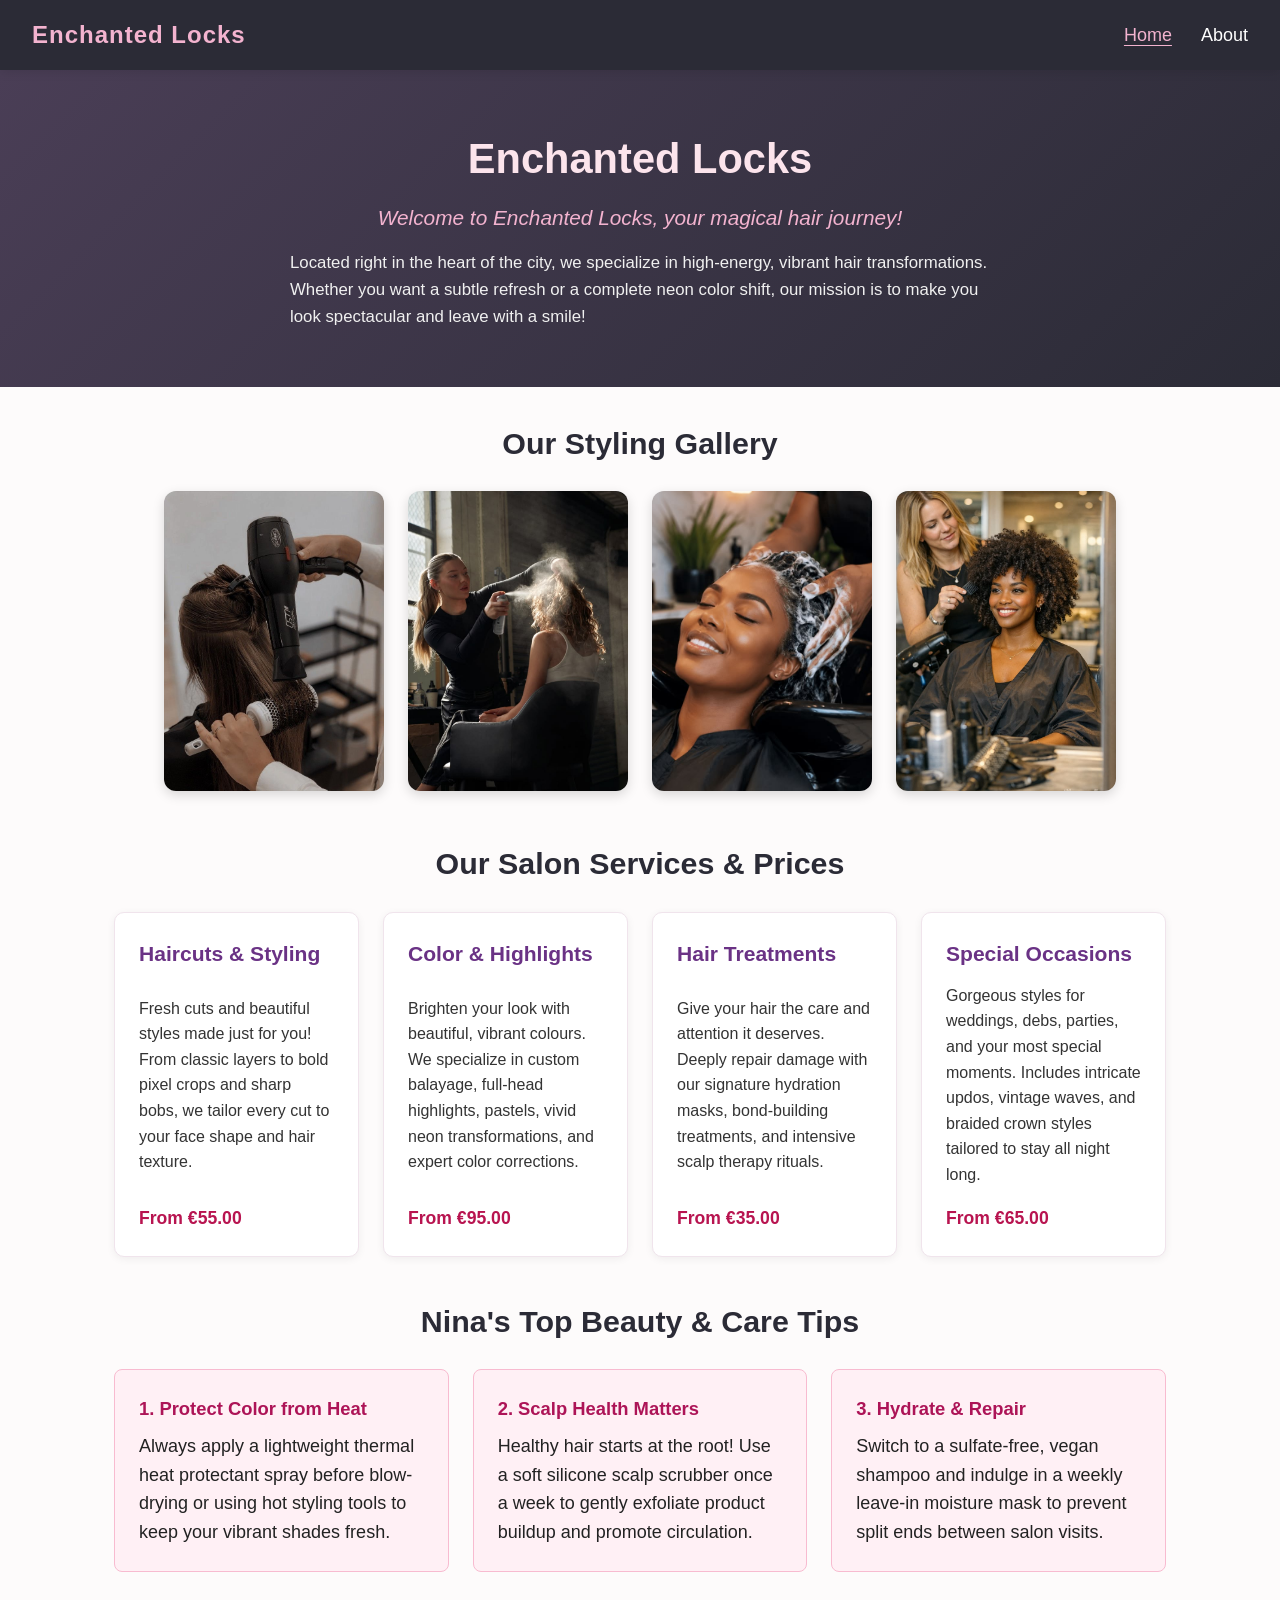
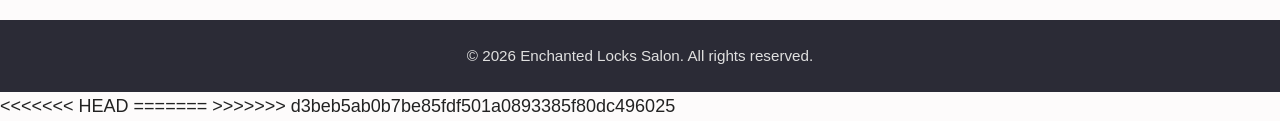
<file: index.html>
<!DOCTYPE html>
<html lang="en">
<head>
    <meta charset="UTF-8">
    <meta name="viewport" content="width=device-width, initial-scale=1.0">
    <title>Enchanted Locks - Home</title>
    <link rel="stylesheet" href="style.css">
</head>
<body>

    <a href="#main-content" class="skip-link">Skip to main content</a>

    <nav class="main-nav" aria-label="Main navigation">
        <div class="logo">Enchanted Locks</div>
        <div class="nav-links">
            <a href="index.html" class="active" aria-current="page">Home</a>
            <a href="about.html">About</a>
        </div>
    </nav>

    <header class="hero-header">
        <h1>Enchanted Locks</h1>
        <p class="tagline">Welcome to Enchanted Locks, your magical hair journey!</p>
        <p class="hero-description">
            Located right in the heart of the city, we specialize in high-energy, vibrant hair transformations. 
            Whether you want a subtle refresh or a complete neon color shift, our mission is to make you look spectacular and leave with a smile!
        </p>
    </header>

    <main id="main-content" class="container">
        <section class="gallery-section">
            <h2>Our Styling Gallery</h2>
            <div class="image-gallery">
                <img src="hair2.jpg" alt="Long wavy hair dyed in bright neon pink and purple shades">
                <img src="hair3.jpg" alt="Shoulder-length brunette hair styled in a precision layered cut">
                <img src="hair4.jpg" alt="Soft golden blonde balayage waves blending from dark roots">
                <img src="hair5.jpg" alt="Elegant braided updo hairstyle decorated with small hair pins">
            </div>
        </section>

        <article class="services-article">
            <h2 class="section-title">Our Salon Services &amp; Prices</h2>
            <div class="services-grid">
                <section class="service-card">
                    <h3>Haircuts &amp; Styling</h3>
                    <p>Fresh cuts and beautiful styles made just for you! From classic layers to bold pixel crops and sharp bobs, we tailor every cut to your face shape and hair texture.</p>
                    <p class="price">From €55.00</p>
                </section>

                <section class="service-card">
                    <h3>Color &amp; Highlights</h3>
                    <p>Brighten your look with beautiful, vibrant colours. We specialize in custom balayage, full-head highlights, pastels, vivid neon transformations, and expert color corrections.</p>
                    <p class="price">From €95.00</p>
                </section>

                <section class="service-card">
                    <h3>Hair Treatments</h3>
                    <p>Give your hair the care and attention it deserves. Deeply repair damage with our signature hydration masks, bond-building treatments, and intensive scalp therapy rituals.</p>
                    <p class="price">From €35.00</p>
                </section>

                <section class="service-card">
                    <h3>Special Occasions</h3>
                    <p>Gorgeous styles for weddings, debs, parties, and your most special moments. Includes intricate updos, vintage waves, and braided crown styles tailored to stay all night long.</p>
                    <p class="price">From €65.00</p>
                </section>
            </div>
        </article>

        <article class="tips-article">
            <h2 class="section-title">Nina's Top Beauty &amp; Care Tips</h2>
            <div class="tips-grid">
                <div class="tip-box">
                    <h3>1. Protect Color from Heat</h3>
                    <p>Always apply a lightweight thermal heat protectant spray before blow-drying or using hot styling tools to keep your vibrant shades fresh.</p>
                </div>
                <div class="tip-box">
                    <h3>2. Scalp Health Matters</h3>
                    <p>Healthy hair starts at the root! Use a soft silicone scalp scrubber once a week to gently exfoliate product buildup and promote circulation.</p>
                </div>
                <div class="tip-box">
                    <h3>3. Hydrate &amp; Repair</h3>
                    <p>Switch to a sulfate-free, vegan shampoo and indulge in a weekly leave-in moisture mask to prevent split ends between salon visits.</p>
                </div>
            </div>
        </article>
    </main>

    <footer>
        <p>&copy; 2026 Enchanted Locks Salon. All rights reserved.</p>
    </footer>

</body>
</html>
<<<<<<< HEAD
=======

>>>>>>> d3beb5ab0b7be85fdf501a0893385f80dc496025
</file>
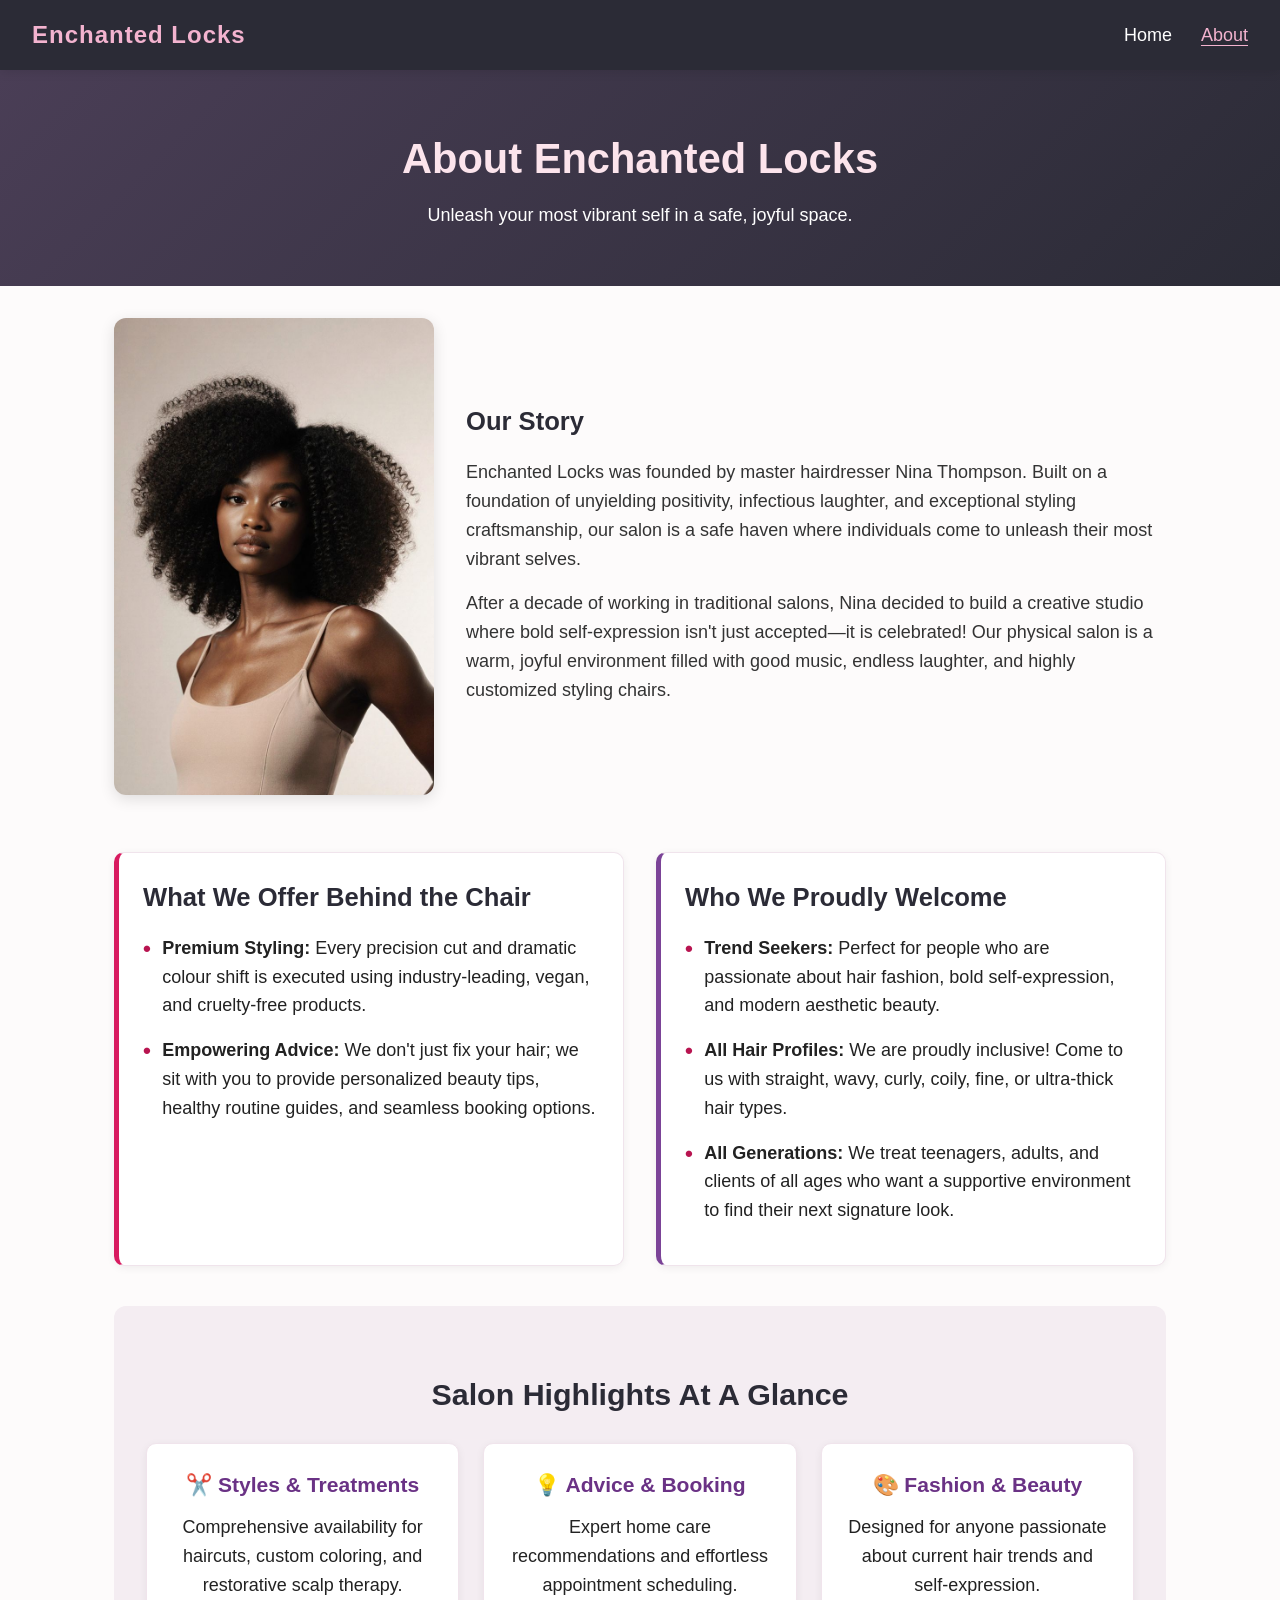
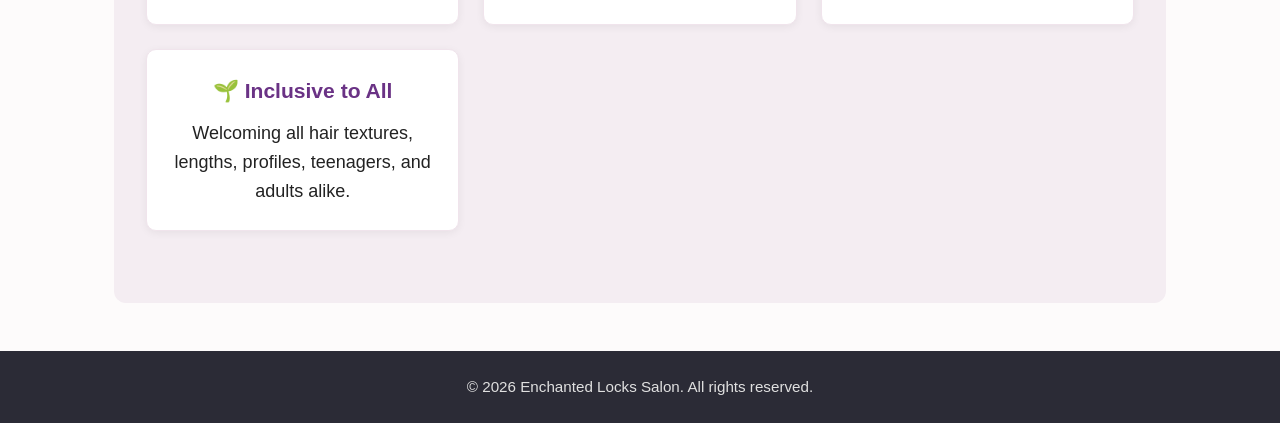
<file: about.html>
<!DOCTYPE html>
<html lang="en">
<head>
    <meta charset="UTF-8">
    <meta name="viewport" content="width=device-width, initial-scale=1.0">
    <title>Enchanted Locks - About Nina &amp; Salon</title>
    <link rel="stylesheet" href="style.css">
</head>
<body>

    <a href="#main-content" class="skip-link">Skip to main content</a>

    <nav class="main-nav" aria-label="Main navigation">
        <div class="logo">Enchanted Locks</div>
        <div class="nav-links">
            <a href="index.html">Home</a>
            <a href="about.html" class="active" aria-current="page">About</a>
        </div>
    </nav>

    <header class="page-header">
        <h1>About Enchanted Locks</h1>
        <p>Unleash your most vibrant self in a safe, joyful space.</p>
    </header>

    <main id="main-content" class="container">
        <section class="story-section">
            <div class="story-image">
                <img src="hair1.jpg" alt="Master Hairdresser Nina Thompson smiling inside Enchanted Locks salon">
            </div>
            <div class="story-text">
                <h2>Our Story</h2>
                <p>Enchanted Locks was founded by master hairdresser Nina Thompson. Built on a foundation of unyielding positivity, infectious laughter, and exceptional styling craftsmanship, our salon is a safe haven where individuals come to unleash their most vibrant selves.</p>
                <p>After a decade of working in traditional salons, Nina decided to build a creative studio where bold self-expression isn't just accepted—it is celebrated! Our physical salon is a warm, joyful environment filled with good music, endless laughter, and highly customized styling chairs.</p>
            </div>
        </section>

        <section class="cards-grid">
            <div class="profile-card featured-member">
                <h2>What We Offer Behind the Chair</h2>
                <ul class="about-info-list">
                    <li><strong>Premium Styling:</strong> Every precision cut and dramatic colour shift is executed using industry-leading, vegan, and cruelty-free products.</li>
                    <li><strong>Empowering Advice:</strong> We don't just fix your hair; we sit with you to provide personalized beauty tips, healthy routine guides, and seamless booking options.</li>
                </ul>
            </div>

            <div class="profile-card standard-member">
                <h2>Who We Proudly Welcome</h2>
                <ul class="about-info-list">
                    <li><strong>Trend Seekers:</strong> Perfect for people who are passionate about hair fashion, bold self-expression, and modern aesthetic beauty.</li>
                    <li><strong>All Hair Profiles:</strong> We are proudly inclusive! Come to us with straight, wavy, curly, coily, fine, or ultra-thick hair types.</li>
                    <li><strong>All Generations:</strong> We treat teenagers, adults, and clients of all ages who want a supportive environment to find their next signature look.</li>
                </ul>
            </div>
        </section>

        <section class="highlights-section">
            <h2>Salon Highlights At A Glance</h2>
            <div class="highlights-grid">
                <div class="highlight-item">
                    <h3><span aria-hidden="true">✂️</span> Styles &amp; Treatments</h3>
                    <p>Comprehensive availability for haircuts, custom coloring, and restorative scalp therapy.</p>
                </div>
                <div class="highlight-item">
                    <h3><span aria-hidden="true">💡</span> Advice &amp; Booking</h3>
                    <p>Expert home care recommendations and effortless appointment scheduling.</p>
                </div>
                <div class="highlight-item">
                    <h3><span aria-hidden="true">🎨</span> Fashion &amp; Beauty</h3>
                    <p>Designed for anyone passionate about current hair trends and self-expression.</p>
                </div>
                <div class="highlight-item">
                    <h3><span aria-hidden="true">🌱</span> Inclusive to All</h3>
                    <p>Welcoming all hair textures, lengths, profiles, teenagers, and adults alike.</p>
                </div>
            </div>
        </section>
    </main>

    <footer>
        <p>&copy; 2026 Enchanted Locks Salon. All rights reserved.</p>
    </footer>

</body>
</html>
</file>
<file: style.css>
* {
    box-sizing: border-box;
    margin: 0;
    padding: 0;
}

body {
    font-family: Arial, Verdana, sans-serif;
    font-size: 18px;
    line-height: 1.6;
    text-align: left;
    color: #222222;
    background-color: #fdfbfb;
}

.skip-link {
    position: absolute;
    top: -50px;
    left: 10px;
    background-color: #2b2b36;
    color: #ffffff;
    padding: 10px 15px;
    font-weight: bold;
    text-decoration: underline;
    border-radius: 5px;
    z-index: 2000;
}

.skip-link:focus {
    top: 10px;
    outline: 3px solid #f3b3cf;
}

/* Flexbox Navigation */
.main-nav {
    display: flex;
    justify-content: space-between;
    align-items: center;
    background-color: #2b2b36;
    padding: 1rem 2rem;
    position: sticky;
    top: 0;
    z-index: 1000;
    box-shadow: 0 2px 10px rgba(0, 0, 0, 0.1);
}

.main-nav .logo {
    color: #f3b3cf;
    font-size: 1.5rem;
    font-weight: 700;
    letter-spacing: 1px;
}

.nav-links a {
    color: #ffffff;
    text-decoration: none;
    margin-left: 1.5rem;
    font-weight: 500;
    transition: color 0.3s ease;
}

.nav-links a:hover,
.nav-links a.active {
    color: #f3b3cf;
    text-decoration: underline;
    text-underline-offset: 4px;
}

.nav-links a:focus-visible {
    color: #f3b3cf;
    text-decoration: underline;
    text-underline-offset: 4px;
    outline: 2px solid #f3b3cf;
    outline-offset: 4px;
}

@keyframes fadeSlideDown {
    from {
        opacity: 0;
        transform: translateY(-12px);
    }
    to {
        opacity: 1;
        transform: translateY(0);
    }
}

.hero-header,
.page-header {
    background: linear-gradient(135deg, #4a3e56 0%, #2b2b36 100%);
    color: #ffffff;
    text-align: center;
    padding: 3.5rem 1.5rem;
    animation: fadeSlideDown 0.6s ease-out;
}

.hero-header h1,
.page-header h1 {
    font-size: 2.6rem;
    color: #fce4ec;
    margin-bottom: 0.5rem;
}

.tagline {
    font-size: 1.3rem;
    font-style: italic;
    color: #f3b3cf;
    margin-bottom: 1rem;
}

.hero-description {
    max-width: 700px;
    margin: 0 auto;
    font-size: 1.05rem;
    color: #f0f0f0;
    text-align: left;
}

.container {
    max-width: 1100px;
    margin: 2rem auto;
    padding: 0 1.5rem;
}

.gallery-section {
    margin-bottom: 3rem;
    text-align: center;
}

.gallery-section h2,
.section-title,
.highlights-section h2 {
    text-align: center;
    font-size: 1.9rem;
    color: #2b2b36;
    margin: 2rem 0 1.5rem;
}

.image-gallery {
    display: flex;
    flex-wrap: wrap;
    gap: 1.5rem;
    justify-content: center;
}

.image-gallery img {
    width: 220px;
    height: 300px;
    object-fit: cover;
    border-radius: 12px;
    box-shadow: 0 4px 12px rgba(0, 0, 0, 0.15);
    transition: transform 0.3s ease, box-shadow 0.3s ease;
}

.image-gallery img:hover {
    transform: translateY(-6px);
    box-shadow: 0 8px 20px rgba(0, 0, 0, 0.2);
}

.services-grid,
.tips-grid,
.highlights-grid {
    display: grid;
    grid-template-columns: repeat(auto-fit, minmax(230px, 1fr));
    gap: 1.5rem;
    margin-bottom: 2.5rem;
}

.cards-grid {
    display: grid;
    grid-template-columns: repeat(auto-fit, minmax(min(100%, 300px), 1fr));
    gap: 2rem;
    margin-bottom: 2.5rem;
}

.service-card,
.profile-card,
.highlight-item {
    background-color: #ffffff;
    border: 1px solid #f0e4ec;
    border-radius: 10px;
    padding: 1.5rem;
    box-shadow: 0 2px 8px rgba(0, 0, 0, 0.06);
}

.service-card {
    display: flex;
    flex-direction: column;
    justify-content: space-between;
    transition: transform 0.3s ease, box-shadow 0.3s ease;
}

.service-card:hover {
    transform: translateY(-4px);
    box-shadow: 0 6px 15px rgba(216, 27, 96, 0.15);
}

.service-card h3,
.highlight-item h3 {
    color: #6a3285;
    margin-bottom: 0.75rem;
}

.service-card p {
    font-size: 1rem;
    color: #333333;
    margin-bottom: 1rem;
}

.service-card .price {
    font-weight: bold;
    color: #b81450;
    font-size: 1.1rem;
    margin-bottom: 0;
}

.tip-box {
    background: #fff0f5;
    border: 1px solid #f8bbd0;
    border-radius: 8px;
    padding: 1.5rem;
}

.tip-box h3 {
    color: #ad1457;
    margin-bottom: 0.5rem;
    font-size: 1.15rem;
}


.story-section {
    display: flex;
    flex-wrap: wrap;
    gap: 2rem;
    align-items: center;
    margin-bottom: 3rem;
}

.story-image img {
    width: 100%;
    max-width: 320px;
    height: auto;
    border-radius: 12px;
    box-shadow: 0 4px 15px rgba(0, 0, 0, 0.12);
}

.story-text {
    flex: 1;
    min-width: 280px;
}

.story-text h2,
.profile-card h2 {
    font-size: 1.6rem;
    color: #2b2b36;
    margin-bottom: 1rem;
}

.story-text p {
    margin-bottom: 1rem;
    color: #333333;
}

.profile-card.featured-member {
    border-left: 5px solid #d81b60;
}

.profile-card.standard-member {
    border-left: 5px solid #7b4397;
}

.about-info-list {
    list-style-type: none;
}

.about-info-list li {
    margin-bottom: 1rem;
    padding-left: 1.2rem;
    position: relative;
}

.about-info-list li::before {
    content: "•";
    color: #b81450;
    font-weight: bold;
    font-size: 1.4rem;
    position: absolute;
    left: 0;
    top: -3px;
}

.highlights-section {
    background: #f4edf2;
    border-radius: 12px;
    padding: 2rem;
    margin-bottom: 3rem;
}

.highlight-item {
    text-align: center;
}

footer {
    background-color: #2b2b36;
    color: #e0e0e0;
    text-align: center;
    padding: 1.5rem 1rem;
    margin-top: 3rem;
    font-size: 0.95rem;
}

@media (prefers-reduced-motion: reduce) {
    * {
        animation: none !important;
        transition: none !important;
        transform: none !important;
    }
}

@media (max-width: 599px) {
    .main-nav {
        flex-direction: column;
        gap: 0.5rem;
        padding: 1rem;
    }

    .nav-links a {
        margin: 0 0.5rem;
    }

    .hero-header h1,
    .page-header h1 {
        font-size: 2rem;
    }

    .image-gallery img {
        width: 100%;
        max-width: 320px;
        height: 260px;
    }

    .story-section {
        flex-direction: column;
        text-align: left;
    }
}


@media (min-width: 600px) and (max-width: 1024px) {
    .container {
        max-width: 90%;
    }

    .hero-header h1,
    .page-header h1 {
        font-size: 2.3rem;
    }

    .image-gallery img {
        width: 45%;
        height: 280px;
    }

    .services-grid,
    .highlights-grid {
        grid-template-columns: repeat(2, 1fr);
    }
}

@media (min-width: 1025px) {
    .container {
        max-width: 1100px;
    }

    .image-gallery img {
        width: 220px;
        height: 300px;
    }
}
</file>
